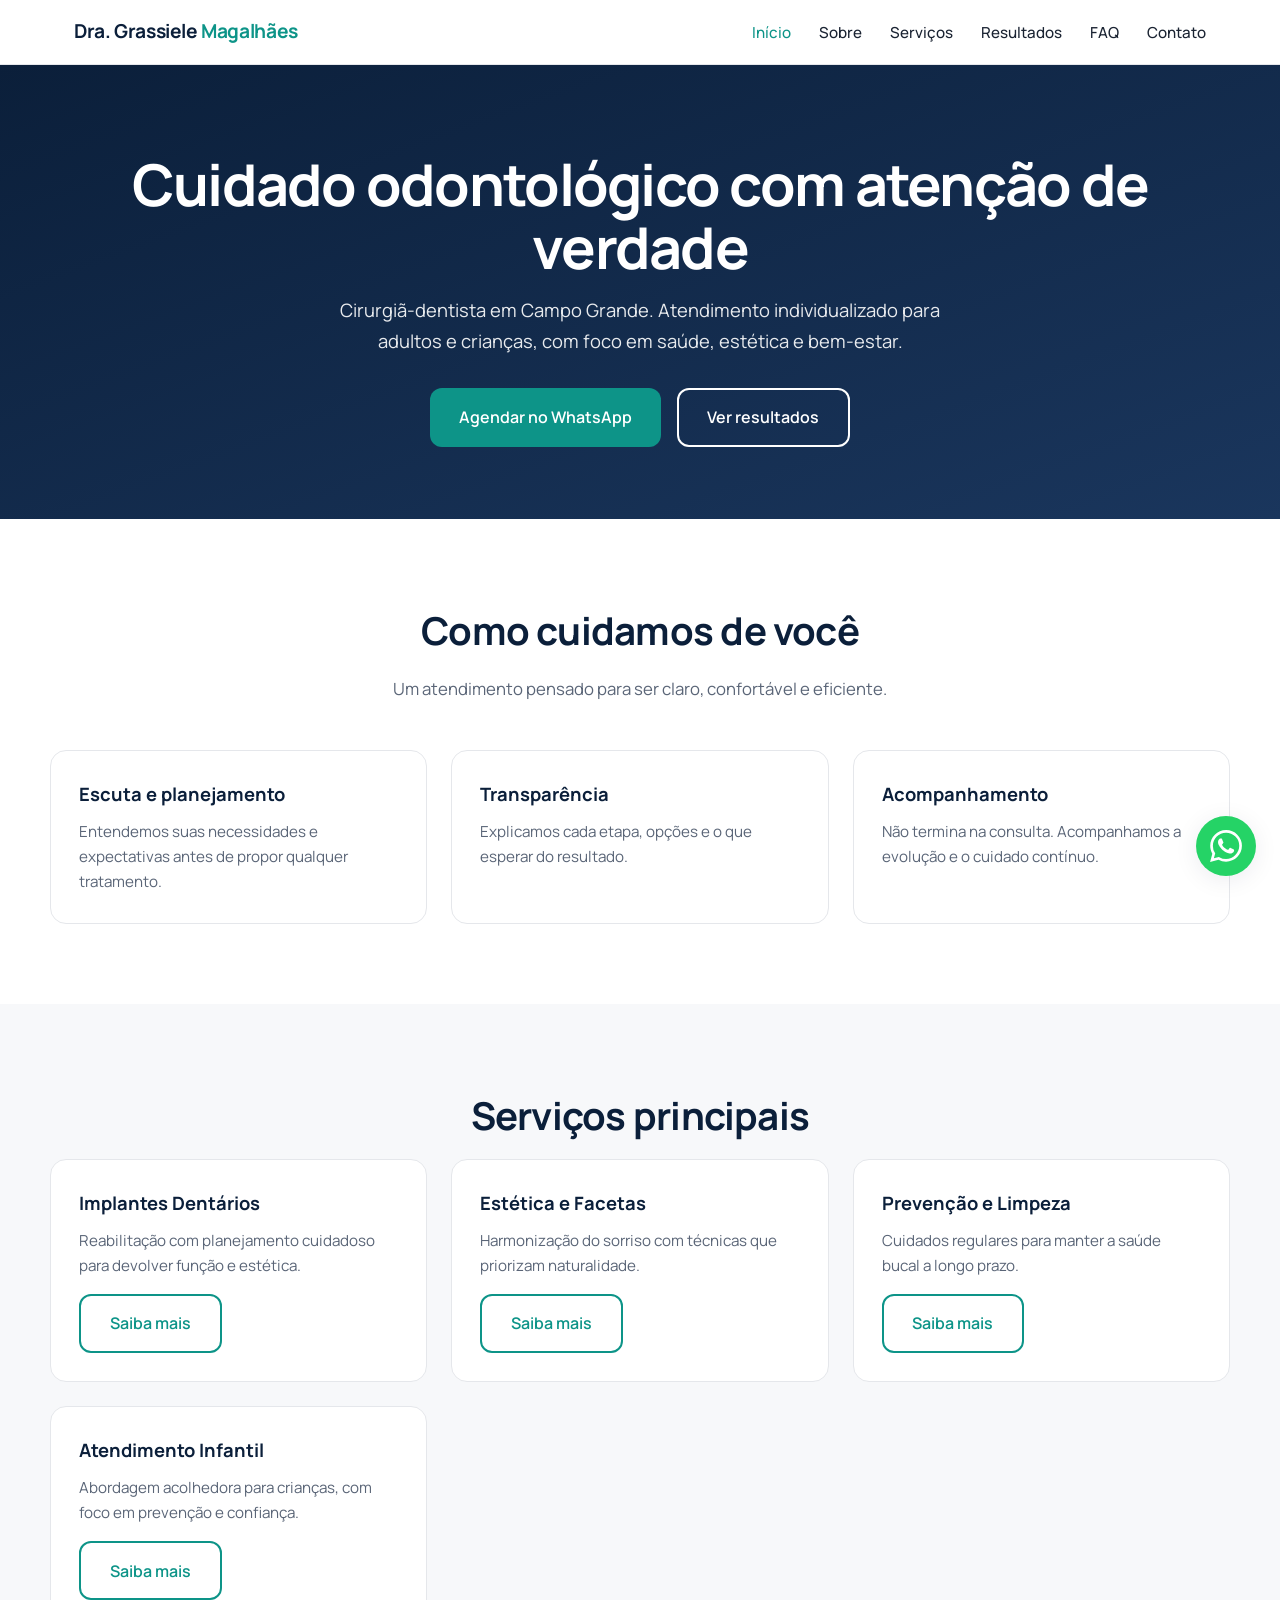
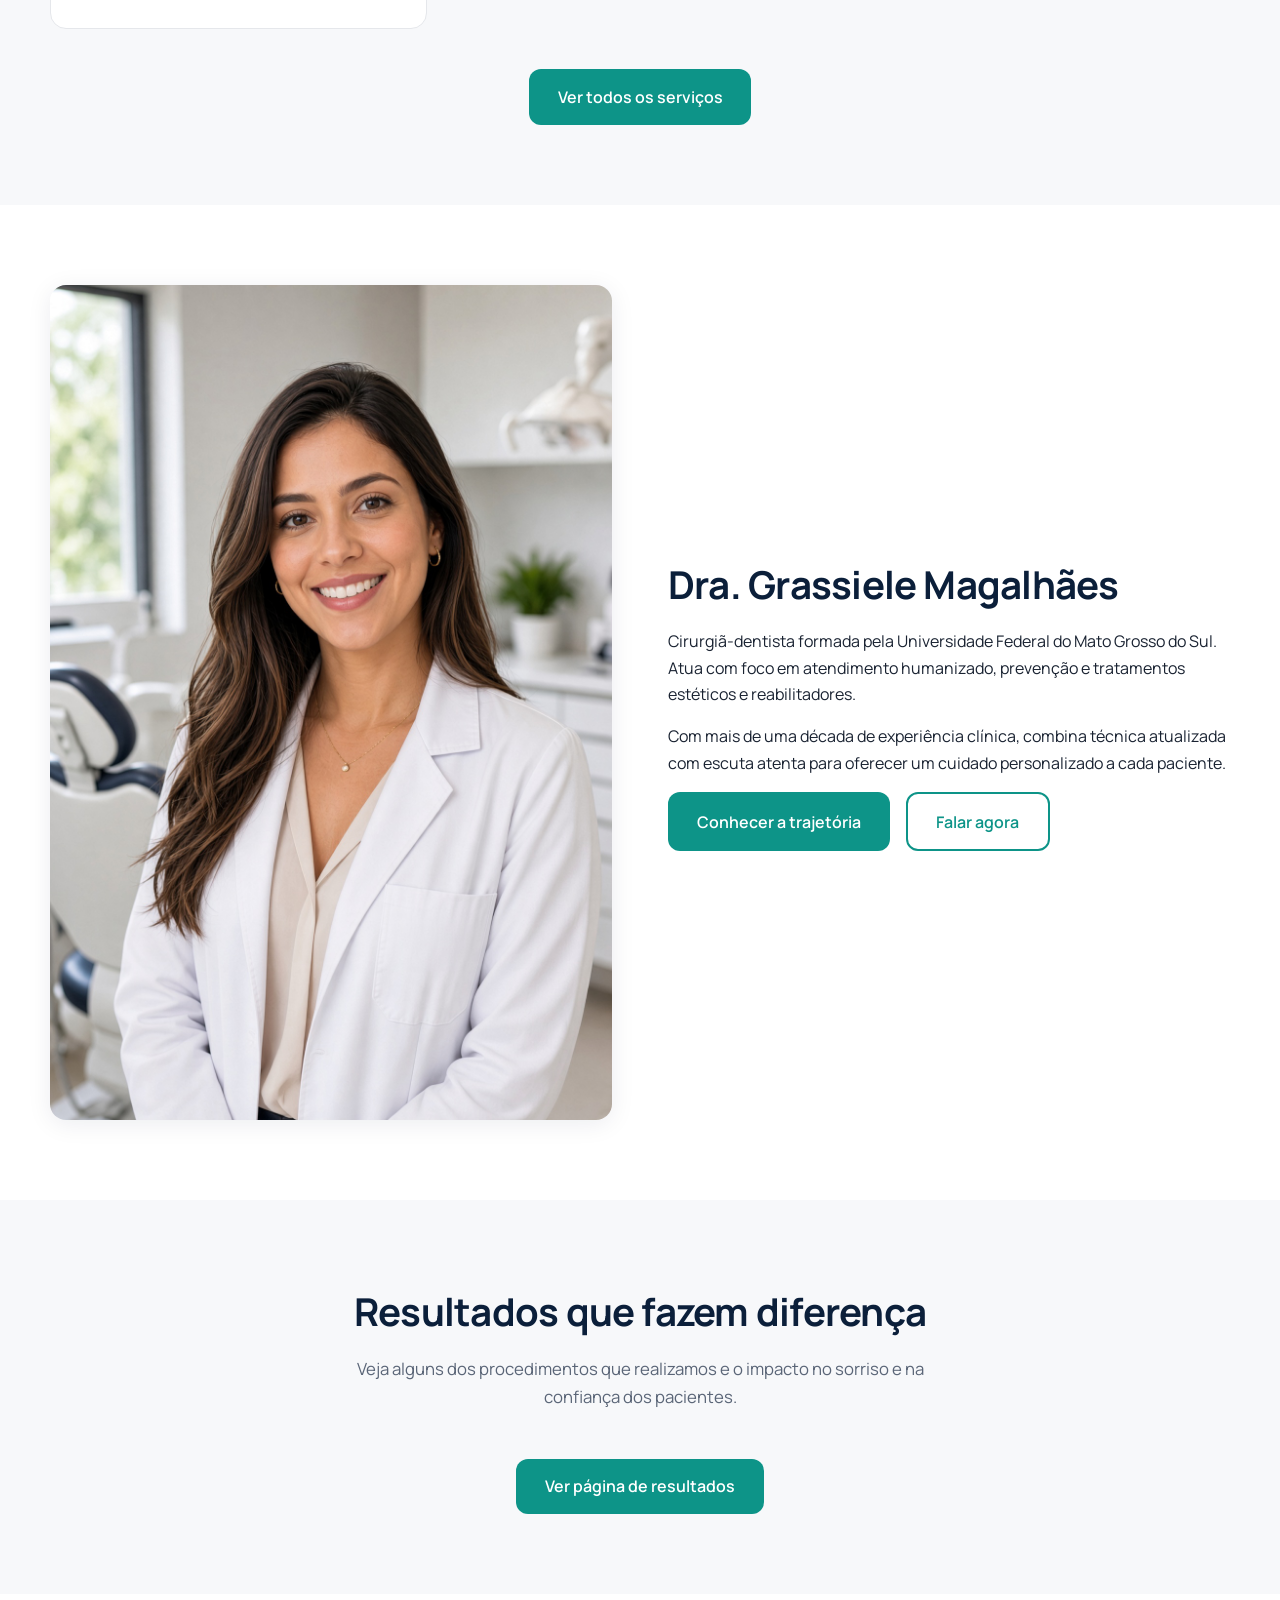
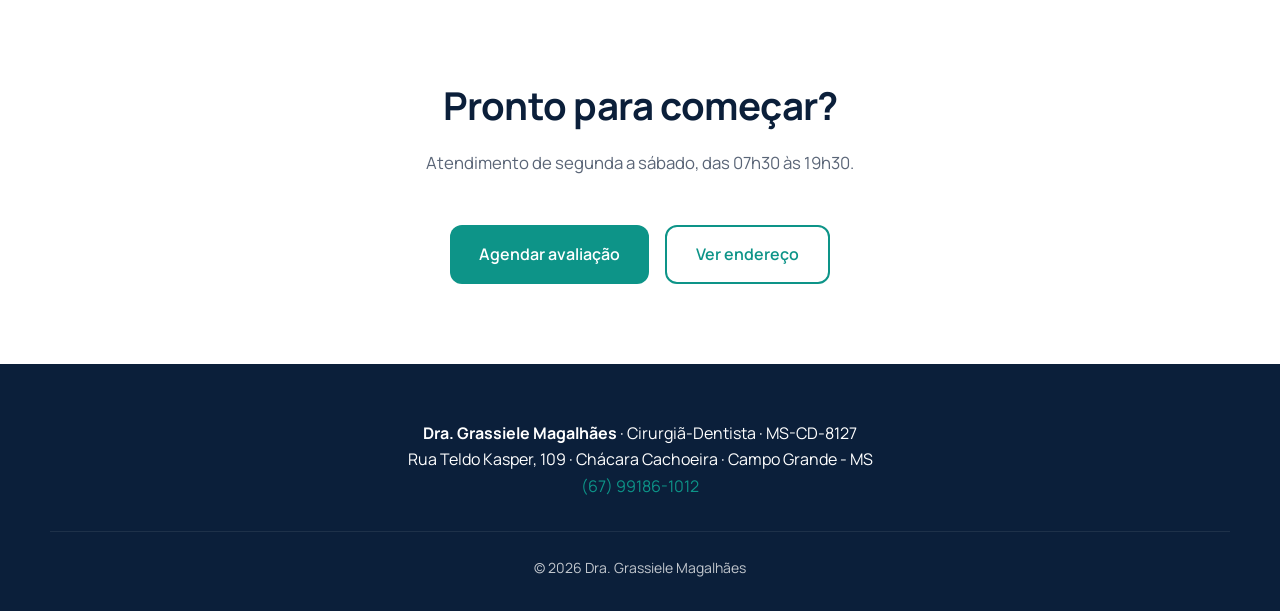
<file: index.html>
<!DOCTYPE html>
<html lang="pt-BR">
<head>
  <meta charset="UTF-8">
  <meta name="viewport" content="width=device-width, initial-scale=1.0">
  <title>Dra. Grassiele Magalhães | Dentista em Campo Grande</title>
  <meta name="description" content="Cirurgiã-dentista em Campo Grande, MS. Atendimento personalizado para adultos e crianças. Implantes, estética, prevenção e reabilitação.">
  <link rel="preconnect" href="https://fonts.googleapis.com">
  <link rel="preconnect" href="https://fonts.gstatic.com" crossorigin>
  <link href="https://fonts.googleapis.com/css2?family=Manrope:wght@400;500;600;700&display=swap" rel="stylesheet">
  <link rel="stylesheet" href="css/style.css">
</head>
<body>
  <header class="header">
    <nav class="nav">
      <a href="index.html" class="logo">Dra. Grassiele <span>Magalhães</span></a>
      <button class="nav-toggle" aria-label="Menu">☰</button>
      <ul class="nav-menu">
        <li><a href="index.html" class="active">Início</a></li>
        <li><a href="sobre.html">Sobre</a></li>
        <li><a href="servicos.html">Serviços</a></li>
        <li><a href="resultados.html">Resultados</a></li>
        <li><a href="faq.html">FAQ</a></li>
        <li><a href="contato.html">Contato</a></li>
      </ul>
    </nav>
  </header>

  <main>
    <section class="hero">
      <div class="container">
        <h1>Cuidado odontológico com atenção de verdade</h1>
        <p>Cirurgiã-dentista em Campo Grande. Atendimento individualizado para adultos e crianças, com foco em saúde, estética e bem-estar.</p>
        <div class="hero-buttons">
          <a href="https://wa.me/5567991861012?text=Olá! Gostaria de agendar uma consulta." class="btn" target="_blank" rel="noopener">Agendar no WhatsApp</a>
          <a href="resultados.html" class="btn btn-outline">Ver resultados</a>
        </div>
      </div>
    </section>

    <section class="section">
      <div class="container">
        <h2 class="section-title">Como cuidamos de você</h2>
        <p class="section-subtitle">Um atendimento pensado para ser claro, confortável e eficiente.</p>
        <div class="features-grid">
          <div class="feature-card">
            <h3>Escuta e planejamento</h3>
            <p>Entendemos suas necessidades e expectativas antes de propor qualquer tratamento.</p>
          </div>
          <div class="feature-card">
            <h3>Transparência</h3>
            <p>Explicamos cada etapa, opções e o que esperar do resultado.</p>
          </div>
          <div class="feature-card">
            <h3>Acompanhamento</h3>
            <p>Não termina na consulta. Acompanhamos a evolução e o cuidado contínuo.</p>
          </div>
        </div>
      </div>
    </section>

    <section class="section section-soft">
      <div class="container">
        <h2 class="section-title">Serviços principais</h2>
        <div class="services-grid">
          <div class="service-card">
            <h3>Implantes Dentários</h3>
            <p>Reabilitação com planejamento cuidadoso para devolver função e estética.</p>
            <a href="servicos.html" class="btn btn-secondary" style="margin-top:1rem;">Saiba mais</a>
          </div>
          <div class="service-card">
            <h3>Estética e Facetas</h3>
            <p>Harmonização do sorriso com técnicas que priorizam naturalidade.</p>
            <a href="servicos.html" class="btn btn-secondary" style="margin-top:1rem;">Saiba mais</a>
          </div>
          <div class="service-card">
            <h3>Prevenção e Limpeza</h3>
            <p>Cuidados regulares para manter a saúde bucal a longo prazo.</p>
            <a href="servicos.html" class="btn btn-secondary" style="margin-top:1rem;">Saiba mais</a>
          </div>
          <div class="service-card">
            <h3>Atendimento Infantil</h3>
            <p>Abordagem acolhedora para crianças, com foco em prevenção e confiança.</p>
            <a href="servicos.html" class="btn btn-secondary" style="margin-top:1rem;">Saiba mais</a>
          </div>
        </div>
        <div style="text-align:center; margin-top:2.5rem;">
          <a href="servicos.html" class="btn">Ver todos os serviços</a>
        </div>
      </div>
    </section>

    <section class="section">
      <div class="container">
        <div class="about-grid">
          <div class="about-image">
            <img src="images/dra-grassiele.jpg" alt="Dra. Grassiele Magalhães">
          </div>
          <div>
            <h2 class="section-title" style="text-align:left;">Dra. Grassiele Magalhães</h2>
            <p>Cirurgiã-dentista formada pela Universidade Federal do Mato Grosso do Sul. Atua com foco em atendimento humanizado, prevenção e tratamentos estéticos e reabilitadores.</p>
            <p style="margin:1rem 0;">Com mais de uma década de experiência clínica, combina técnica atualizada com escuta atenta para oferecer um cuidado personalizado a cada paciente.</p>
            <div class="hero-buttons" style="justify-content:flex-start;">
              <a href="sobre.html" class="btn">Conhecer a trajetória</a>
              <a href="https://wa.me/5567991861012" class="btn btn-secondary" target="_blank" rel="noopener">Falar agora</a>
            </div>
          </div>
        </div>
      </div>
    </section>

    <section class="section section-soft">
      <div class="container" style="text-align:center;">
        <h2 class="section-title">Resultados que fazem diferença</h2>
        <p class="section-subtitle">Veja alguns dos procedimentos que realizamos e o impacto no sorriso e na confiança dos pacientes.</p>
        <a href="resultados.html" class="btn">Ver página de resultados</a>
      </div>
    </section>

    <section class="section">
      <div class="container" style="text-align:center;">
        <h2 class="section-title">Pronto para começar?</h2>
        <p class="section-subtitle">Atendimento de segunda a sábado, das 07h30 às 19h30.</p>
        <div class="hero-buttons">
          <a href="https://wa.me/5567991861012?text=Olá! Quero agendar uma avaliação." class="btn" target="_blank" rel="noopener">Agendar avaliação</a>
          <a href="contato.html" class="btn btn-secondary">Ver endereço</a>
        </div>
      </div>
    </section>
  </main>

  <footer class="footer">
    <div class="container">
      <p><strong>Dra. Grassiele Magalhães</strong> · Cirurgiã-Dentista · MS-CD-8127</p>
      <p>Rua Teldo Kasper, 109 · Chácara Cachoeira · Campo Grande - MS</p>
      <p><a href="https://wa.me/5567991861012" target="_blank" rel="noopener">(67) 99186-1012</a></p>
      <div class="footer-bottom"><p>© 2026 Dra. Grassiele Magalhães</p></div>
    </div>
  </footer>

  <a href="https://wa.me/5567991861012" class="whatsapp-float" target="_blank" rel="noopener" aria-label="WhatsApp">
    <svg viewBox="0 0 24 24" fill="currentColor"><path d="M17.472 14.382c-.297-.149-1.758-.867-2.03-.967-.273-.099-.471-.148-.67.15-.197.297-.767.966-.94 1.164-.173.199-.347.223-.644.075-.297-.15-1.255-.463-2.39-1.475-.883-.788-1.48-1.761-1.653-2.059-.173-.297-.018-.458.13-.606.134-.133.298-.347.446-.52.149-.174.198-.298.298-.497.099-.198.05-.371-.025-.52-.075-.149-.669-1.612-.916-2.207-.242-.579-.487-.5-.669-.51-.173-.008-.371-.01-.57-.01-.198 0-.52.074-.792.372-.272.297-1.04 1.016-1.04 2.479 0 1.462 1.065 2.875 1.213 3.074.149.198 2.096 3.2 5.077 4.487.709.306 1.262.489 1.694.625.712.227 1.36.195 1.871.118.571-.085 1.758-.719 2.006-1.413.248-.694.248-1.289.173-1.413-.074-.124-.272-.198-.57-.347m-5.421 7.403h-.004a9.87 9.87 0 01-5.031-1.378l-.361-.214-3.741.982.998-3.648-.235-.374a9.86 9.86 0 01-1.51-5.26c.001-5.45 4.436-9.884 9.888-9.884 2.64 0 5.122 1.03 6.988 2.898a9.825 9.825 0 012.893 6.994c-.003 5.45-4.435 9.884-9.881 9.884m8.413-18.297A11.815 11.815 0 0012.05 0C5.495 0 .16 5.335.157 11.892c0 2.096.547 4.142 1.588 5.945L.057 24l6.305-1.654a11.882 11.882 0 005.683 1.448h.005c6.554 0 11.89-5.335 11.893-11.893a11.821 11.821 0 00-3.48-8.413z"/></svg>
  </a>
  <script src="js/script.js"></script>
</body>
</html>
</file>
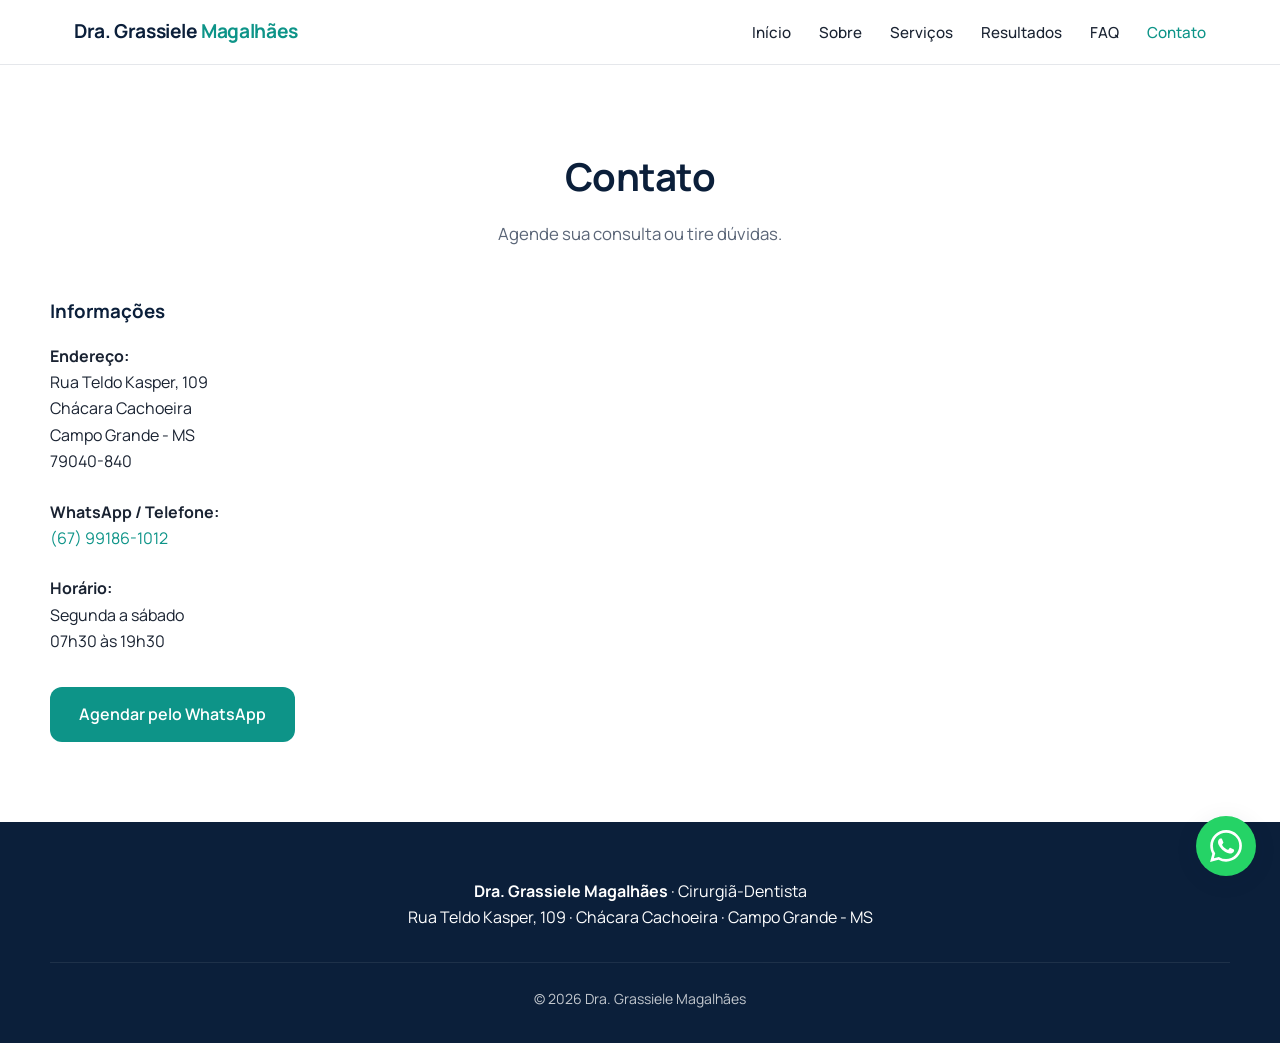
<file: contato.html>
<!DOCTYPE html>
<html lang="pt-BR">
<head>
  <meta charset="UTF-8">
  <meta name="viewport" content="width=device-width, initial-scale=1.0">
  <title>Contato | Dra. Grassiele Magalhães</title>
  <link rel="preconnect" href="https://fonts.googleapis.com">
  <link rel="preconnect" href="https://fonts.gstatic.com" crossorigin>
  <link href="https://fonts.googleapis.com/css2?family=Manrope:wght@400;500;600;700&display=swap" rel="stylesheet">
  <link rel="stylesheet" href="css/style.css">
</head>
<body>
  <header class="header">
    <nav class="nav">
      <a href="index.html" class="logo">Dra. Grassiele <span>Magalhães</span></a>
      <button class="nav-toggle" aria-label="Menu">☰</button>
      <ul class="nav-menu">
        <li><a href="index.html">Início</a></li>
        <li><a href="sobre.html">Sobre</a></li>
        <li><a href="servicos.html">Serviços</a></li>
        <li><a href="resultados.html">Resultados</a></li>
        <li><a href="faq.html">FAQ</a></li>
        <li><a href="contato.html" class="active">Contato</a></li>
      </ul>
    </nav>
  </header>

  <main>
    <section class="section">
      <div class="container">
        <h1 class="section-title">Contato</h1>
        <p class="section-subtitle">Agende sua consulta ou tire dúvidas.</p>
        <div style="display:grid; grid-template-columns:1fr 1fr; gap:3rem; margin-top:2rem;" class="about-grid">
          <div>
            <h3 style="color:var(--navy); margin-bottom:1rem;">Informações</h3>
            <p><strong>Endereço:</strong><br>Rua Teldo Kasper, 109<br>Chácara Cachoeira<br>Campo Grande - MS<br>79040-840</p>
            <p style="margin-top:1.5rem;"><strong>WhatsApp / Telefone:</strong><br><a href="https://wa.me/5567991861012" target="_blank" rel="noopener">(67) 99186-1012</a></p>
            <p style="margin-top:1.5rem;"><strong>Horário:</strong><br>Segunda a sábado<br>07h30 às 19h30</p>
            <div style="margin-top:2rem;">
              <a href="https://wa.me/5567991861012" class="btn" target="_blank" rel="noopener">Agendar pelo WhatsApp</a>
            </div>
          </div>
          <div>
            <iframe src="https://www.google.com/maps/embed?pb=!1m18!1m12!1m3!1d3736.1!2d-54.5835!3d-20.4615!2m3!1f0!2f0!3f0!3m2!1i1024!2i768!4f13.1!3m3!1m2!1s0x0%3A0x0!2zMjDCsDI3JzQxLjQiUyA1NMKwMzUnMDAuNiJX!5e0!3m2!1spt-BR!2sbr!4v1" width="100%" height="380" style="border:0; border-radius:16px;" allowfullscreen loading="lazy"></iframe>
          </div>
        </div>
      </div>
    </section>
  </main>

  <footer class="footer">
    <div class="container">
      <p><strong>Dra. Grassiele Magalhães</strong> · Cirurgiã-Dentista</p>
      <p>Rua Teldo Kasper, 109 · Chácara Cachoeira · Campo Grande - MS</p>
      <div class="footer-bottom"><p>© 2026 Dra. Grassiele Magalhães</p></div>
    </div>
  </footer>
  <a href="https://wa.me/5567991861012" class="whatsapp-float" target="_blank" rel="noopener" aria-label="WhatsApp"><svg viewBox="0 0 24 24" fill="currentColor"><path d="M17.472 14.382c-.297-.149-1.758-.867-2.03-.967-.273-.099-.471-.148-.67.15-.197.297-.767.966-.94 1.164-.173.199-.347.223-.644.075-.297-.15-1.255-.463-2.39-1.475-.883-.788-1.48-1.761-1.653-2.059-.173-.297-.018-.458.13-.606.134-.133.298-.347.446-.52.149-.174.198-.298.298-.497.099-.198.05-.371-.025-.52-.075-.149-.669-1.612-.916-2.207-.242-.579-.487-.5-.669-.51-.173-.008-.371-.01-.57-.01-.198 0-.52.074-.792.372-.272.297-1.04 1.016-1.04 2.479 0 1.462 1.065 2.875 1.213 3.074.149.198 2.096 3.2 5.077 4.487.709.306 1.262.489 1.694.625.712.227 1.36.195 1.871.118.571-.085 1.758-.719 2.006-1.413.248-.694.248-1.289.173-1.413-.074-.124-.272-.198-.57-.347m-5.421 7.403h-.004a9.87 9.87 0 01-5.031-1.378l-.361-.214-3.741.982.998-3.648-.235-.374a9.86 9.86 0 01-1.51-5.26c.001-5.45 4.436-9.884 9.888-9.884 2.64 0 5.122 1.03 6.988 2.898a9.825 9.825 0 012.893 6.994c-.003 5.45-4.435 9.884-9.881 9.884m8.413-18.297A11.815 11.815 0 0012.05 0C5.495 0 .16 5.335.157 11.892c0 2.096.547 4.142 1.588 5.945L.057 24l6.305-1.654a11.882 11.882 0 005.683 1.448h.005c6.554 0 11.89-5.335 11.893-11.893a11.821 11.821 0 00-3.48-8.413z"/></svg></a>
  <script src="js/script.js"></script>
</body>
</html>
</file>
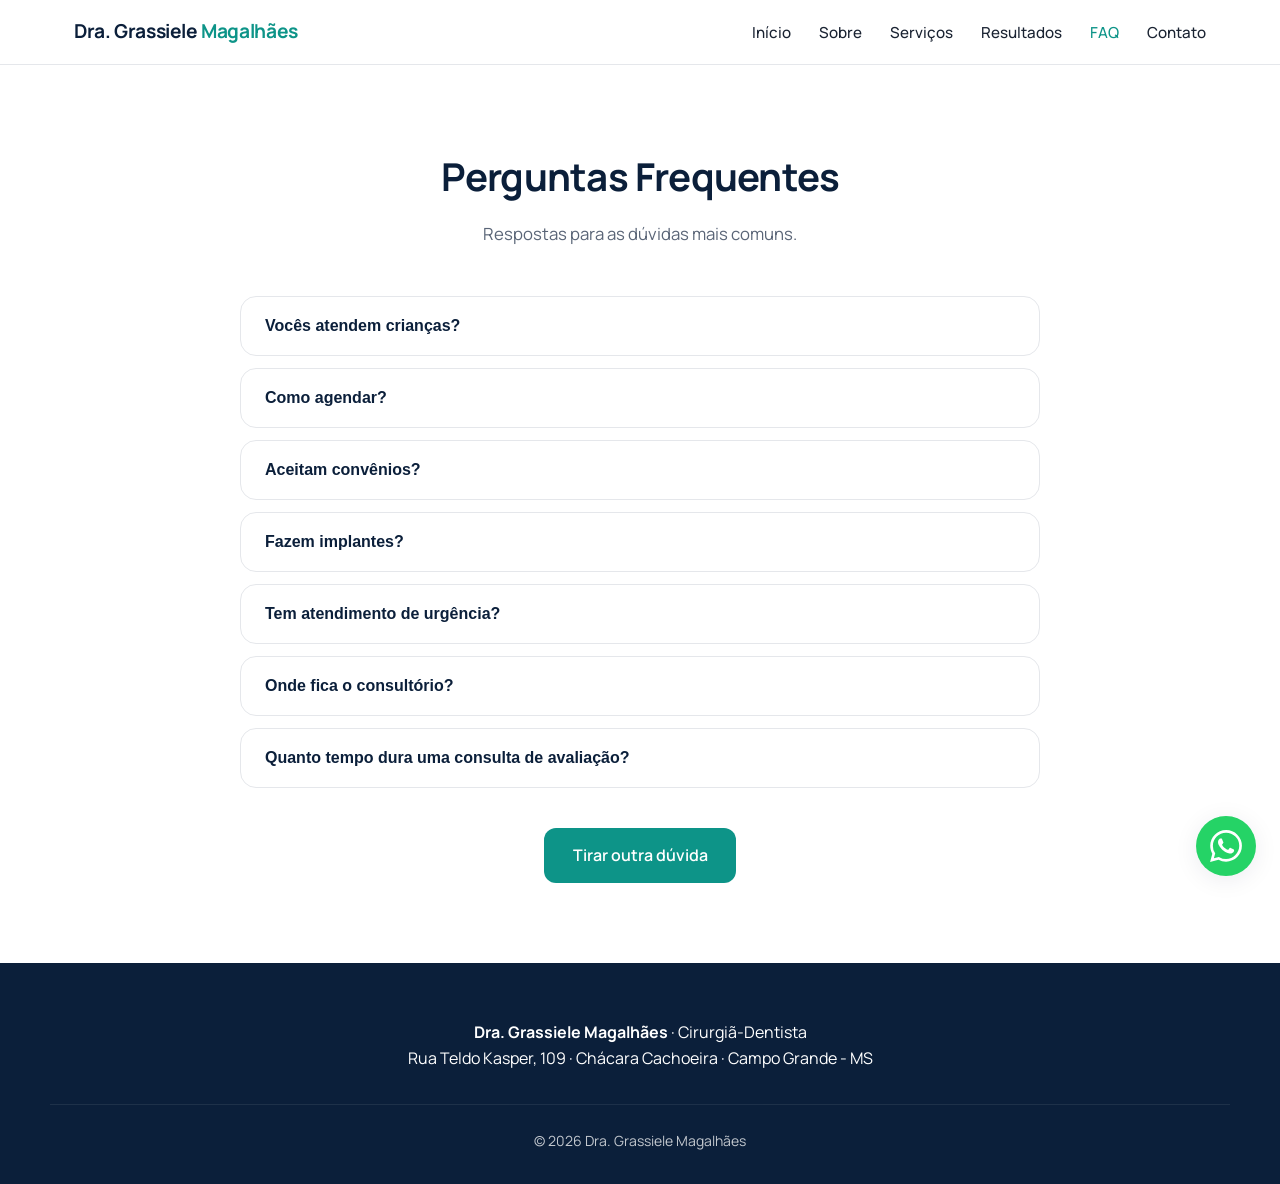
<file: faq.html>
<!DOCTYPE html>
<html lang="pt-BR">
<head>
  <meta charset="UTF-8">
  <meta name="viewport" content="width=device-width, initial-scale=1.0">
  <title>FAQ | Dra. Grassiele Magalhães</title>
  <link rel="preconnect" href="https://fonts.googleapis.com">
  <link rel="preconnect" href="https://fonts.gstatic.com" crossorigin>
  <link href="https://fonts.googleapis.com/css2?family=Manrope:wght@400;500;600;700&display=swap" rel="stylesheet">
  <link rel="stylesheet" href="css/style.css">
</head>
<body>
  <header class="header">
    <nav class="nav">
      <a href="index.html" class="logo">Dra. Grassiele <span>Magalhães</span></a>
      <button class="nav-toggle" aria-label="Menu">☰</button>
      <ul class="nav-menu">
        <li><a href="index.html">Início</a></li>
        <li><a href="sobre.html">Sobre</a></li>
        <li><a href="servicos.html">Serviços</a></li>
        <li><a href="resultados.html">Resultados</a></li>
        <li><a href="faq.html" class="active">FAQ</a></li>
        <li><a href="contato.html">Contato</a></li>
      </ul>
    </nav>
  </header>

  <main>
    <section class="section">
      <div class="container" style="max-width:800px;">
        <h1 class="section-title">Perguntas Frequentes</h1>
        <p class="section-subtitle">Respostas para as dúvidas mais comuns.</p>

        <div class="faq-item"><button class="faq-question">Vocês atendem crianças?</button><div class="faq-answer">Sim. Oferecemos atendimento odontopediátrico com abordagem acolhedora, tanto para prevenção quanto para tratamentos.</div></div>
        <div class="faq-item"><button class="faq-question">Como agendar?</button><div class="faq-answer">O jeito mais rápido é pelo WhatsApp (67) 99186-1012. Também é possível ligar no mesmo número. Atendemos de segunda a sábado, das 07h30 às 19h30.</div></div>
        <div class="faq-item"><button class="faq-question">Aceitam convênios?</button><div class="faq-answer">No momento o atendimento é particular. Aceitamos dinheiro, cartão, PIX e transferência.</div></div>
        <div class="faq-item"><button class="faq-question">Fazem implantes?</button><div class="faq-answer">Sim. Realizamos planejamento e colocação de implantes, além de próteses sobre implantes.</div></div>
        <div class="faq-item"><button class="faq-question">Tem atendimento de urgência?</button><div class="faq-answer">Sim. Atendemos urgências odontológicas. Entre em contato pelo WhatsApp o mais rápido possível para avaliarmos o horário disponível.</div></div>
        <div class="faq-item"><button class="faq-question">Onde fica o consultório?</button><div class="faq-answer">Rua Teldo Kasper, 109 - Chácara Cachoeira, Campo Grande - MS.</div></div>
        <div class="faq-item"><button class="faq-question">Quanto tempo dura uma consulta de avaliação?</button><div class="faq-answer">Geralmente entre 40 e 60 minutos, dependendo da complexidade do caso e das dúvidas do paciente.</div></div>

        <div style="text-align:center; margin-top:2.5rem;">
          <a href="https://wa.me/5567991861012" class="btn" target="_blank" rel="noopener">Tirar outra dúvida</a>
        </div>
      </div>
    </section>
  </main>

  <footer class="footer">
    <div class="container">
      <p><strong>Dra. Grassiele Magalhães</strong> · Cirurgiã-Dentista</p>
      <p>Rua Teldo Kasper, 109 · Chácara Cachoeira · Campo Grande - MS</p>
      <div class="footer-bottom"><p>© 2026 Dra. Grassiele Magalhães</p></div>
    </div>
  </footer>
  <a href="https://wa.me/5567991861012" class="whatsapp-float" target="_blank" rel="noopener" aria-label="WhatsApp"><svg viewBox="0 0 24 24" fill="currentColor"><path d="M17.472 14.382c-.297-.149-1.758-.867-2.03-.967-.273-.099-.471-.148-.67.15-.197.297-.767.966-.94 1.164-.173.199-.347.223-.644.075-.297-.15-1.255-.463-2.39-1.475-.883-.788-1.48-1.761-1.653-2.059-.173-.297-.018-.458.13-.606.134-.133.298-.347.446-.52.149-.174.198-.298.298-.497.099-.198.05-.371-.025-.52-.075-.149-.669-1.612-.916-2.207-.242-.579-.487-.5-.669-.51-.173-.008-.371-.01-.57-.01-.198 0-.52.074-.792.372-.272.297-1.04 1.016-1.04 2.479 0 1.462 1.065 2.875 1.213 3.074.149.198 2.096 3.2 5.077 4.487.709.306 1.262.489 1.694.625.712.227 1.36.195 1.871.118.571-.085 1.758-.719 2.006-1.413.248-.694.248-1.289.173-1.413-.074-.124-.272-.198-.57-.347m-5.421 7.403h-.004a9.87 9.87 0 01-5.031-1.378l-.361-.214-3.741.982.998-3.648-.235-.374a9.86 9.86 0 01-1.51-5.26c.001-5.45 4.436-9.884 9.888-9.884 2.64 0 5.122 1.03 6.988 2.898a9.825 9.825 0 012.893 6.994c-.003 5.45-4.435 9.884-9.881 9.884m8.413-18.297A11.815 11.815 0 0012.05 0C5.495 0 .16 5.335.157 11.892c0 2.096.547 4.142 1.588 5.945L.057 24l6.305-1.654a11.882 11.882 0 005.683 1.448h.005c6.554 0 11.89-5.335 11.893-11.893a11.821 11.821 0 00-3.48-8.413z"/></svg></a>
  <script src="js/script.js"></script>
</body>
</html>
</file>
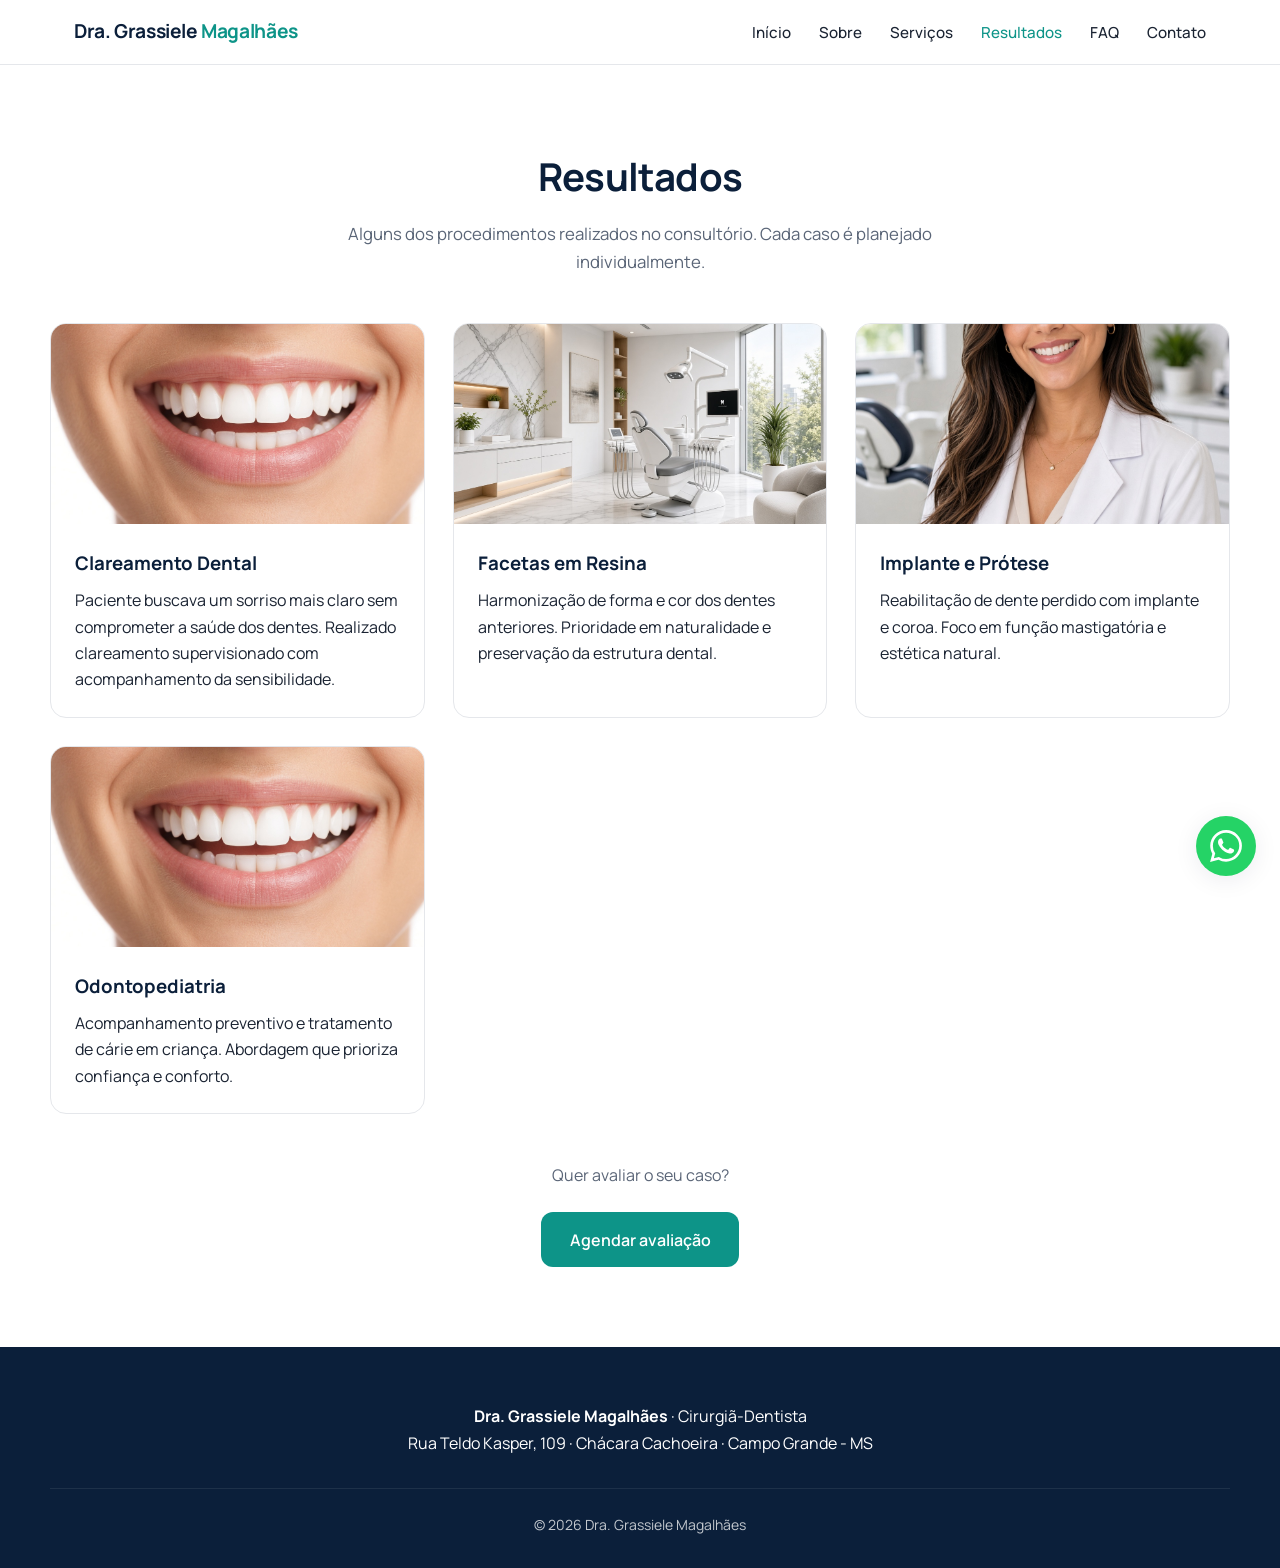
<file: resultados.html>
<!DOCTYPE html>
<html lang="pt-BR">
<head>
  <meta charset="UTF-8">
  <meta name="viewport" content="width=device-width, initial-scale=1.0">
  <title>Resultados | Dra. Grassiele Magalhães</title>
  <link rel="preconnect" href="https://fonts.googleapis.com">
  <link rel="preconnect" href="https://fonts.gstatic.com" crossorigin>
  <link href="https://fonts.googleapis.com/css2?family=Manrope:wght@400;500;600;700&display=swap" rel="stylesheet">
  <link rel="stylesheet" href="css/style.css">
</head>
<body>
  <header class="header">
    <nav class="nav">
      <a href="index.html" class="logo">Dra. Grassiele <span>Magalhães</span></a>
      <button class="nav-toggle" aria-label="Menu">☰</button>
      <ul class="nav-menu">
        <li><a href="index.html">Início</a></li>
        <li><a href="sobre.html">Sobre</a></li>
        <li><a href="servicos.html">Serviços</a></li>
        <li><a href="resultados.html" class="active">Resultados</a></li>
        <li><a href="faq.html">FAQ</a></li>
        <li><a href="contato.html">Contato</a></li>
      </ul>
    </nav>
  </header>

  <main>
    <section class="section">
      <div class="container">
        <h1 class="section-title">Resultados</h1>
        <p class="section-subtitle">Alguns dos procedimentos realizados no consultório. Cada caso é planejado individualmente.</p>

        <div class="results-grid">
          <div class="result-card">
            <img src="images/sorriso.jpg" alt="Clareamento dental">
            <div class="content">
              <h3>Clareamento Dental</h3>
              <p>Paciente buscava um sorriso mais claro sem comprometer a saúde dos dentes. Realizado clareamento supervisionado com acompanhamento da sensibilidade.</p>
            </div>
          </div>
          <div class="result-card">
            <img src="images/clinica.jpg" alt="Consultório">
            <div class="content">
              <h3>Facetas em Resina</h3>
              <p>Harmonização de forma e cor dos dentes anteriores. Prioridade em naturalidade e preservação da estrutura dental.</p>
            </div>
          </div>
          <div class="result-card">
            <img src="images/dra-grassiele.jpg" alt="Atendimento">
            <div class="content">
              <h3>Implante e Prótese</h3>
              <p>Reabilitação de dente perdido com implante e coroa. Foco em função mastigatória e estética natural.</p>
            </div>
          </div>
          <div class="result-card">
            <img src="images/sorriso.jpg" alt="Odontopediatria">
            <div class="content">
              <h3>Odontopediatria</h3>
              <p>Acompanhamento preventivo e tratamento de cárie em criança. Abordagem que prioriza confiança e conforto.</p>
            </div>
          </div>
        </div>

        <div style="text-align:center; margin-top:3rem;">
          <p style="margin-bottom:1.5rem; color:var(--text-muted);">Quer avaliar o seu caso?</p>
          <a href="https://wa.me/5567991861012?text=Olá! Gostaria de agendar uma avaliação." class="btn" target="_blank" rel="noopener">Agendar avaliação</a>
        </div>
      </div>
    </section>
  </main>

  <footer class="footer">
    <div class="container">
      <p><strong>Dra. Grassiele Magalhães</strong> · Cirurgiã-Dentista</p>
      <p>Rua Teldo Kasper, 109 · Chácara Cachoeira · Campo Grande - MS</p>
      <div class="footer-bottom"><p>© 2026 Dra. Grassiele Magalhães</p></div>
    </div>
  </footer>
  <a href="https://wa.me/5567991861012" class="whatsapp-float" target="_blank" rel="noopener" aria-label="WhatsApp"><svg viewBox="0 0 24 24" fill="currentColor"><path d="M17.472 14.382c-.297-.149-1.758-.867-2.03-.967-.273-.099-.471-.148-.67.15-.197.297-.767.966-.94 1.164-.173.199-.347.223-.644.075-.297-.15-1.255-.463-2.39-1.475-.883-.788-1.48-1.761-1.653-2.059-.173-.297-.018-.458.13-.606.134-.133.298-.347.446-.52.149-.174.198-.298.298-.497.099-.198.05-.371-.025-.52-.075-.149-.669-1.612-.916-2.207-.242-.579-.487-.5-.669-.51-.173-.008-.371-.01-.57-.01-.198 0-.52.074-.792.372-.272.297-1.04 1.016-1.04 2.479 0 1.462 1.065 2.875 1.213 3.074.149.198 2.096 3.2 5.077 4.487.709.306 1.262.489 1.694.625.712.227 1.36.195 1.871.118.571-.085 1.758-.719 2.006-1.413.248-.694.248-1.289.173-1.413-.074-.124-.272-.198-.57-.347m-5.421 7.403h-.004a9.87 9.87 0 01-5.031-1.378l-.361-.214-3.741.982.998-3.648-.235-.374a9.86 9.86 0 01-1.51-5.26c.001-5.45 4.436-9.884 9.888-9.884 2.64 0 5.122 1.03 6.988 2.898a9.825 9.825 0 012.893 6.994c-.003 5.45-4.435 9.884-9.881 9.884m8.413-18.297A11.815 11.815 0 0012.05 0C5.495 0 .16 5.335.157 11.892c0 2.096.547 4.142 1.588 5.945L.057 24l6.305-1.654a11.882 11.882 0 005.683 1.448h.005c6.554 0 11.89-5.335 11.893-11.893a11.821 11.821 0 00-3.48-8.413z"/></svg></a>
  <script src="js/script.js"></script>
</body>
</html>
</file>
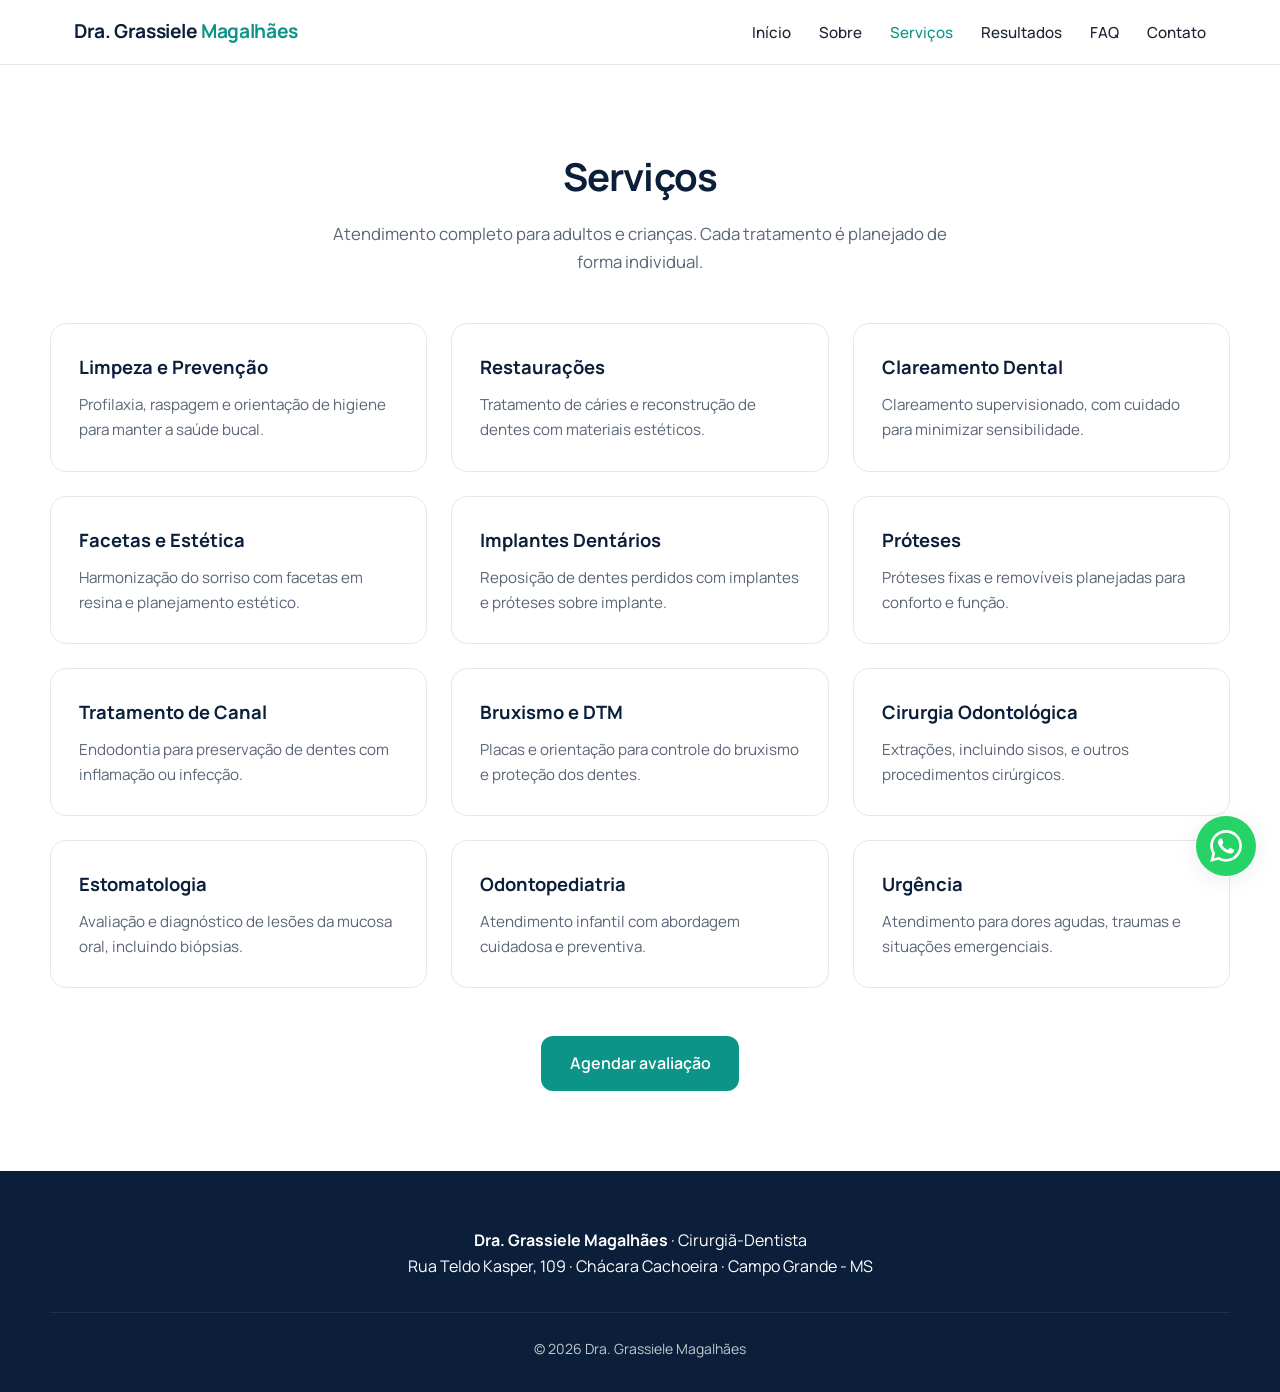
<file: servicos.html>
<!DOCTYPE html>
<html lang="pt-BR">
<head>
  <meta charset="UTF-8">
  <meta name="viewport" content="width=device-width, initial-scale=1.0">
  <title>Serviços | Dra. Grassiele Magalhães</title>
  <link rel="preconnect" href="https://fonts.googleapis.com">
  <link rel="preconnect" href="https://fonts.gstatic.com" crossorigin>
  <link href="https://fonts.googleapis.com/css2?family=Manrope:wght@400;500;600;700&display=swap" rel="stylesheet">
  <link rel="stylesheet" href="css/style.css">
</head>
<body>
  <header class="header">
    <nav class="nav">
      <a href="index.html" class="logo">Dra. Grassiele <span>Magalhães</span></a>
      <button class="nav-toggle" aria-label="Menu">☰</button>
      <ul class="nav-menu">
        <li><a href="index.html">Início</a></li>
        <li><a href="sobre.html">Sobre</a></li>
        <li><a href="servicos.html" class="active">Serviços</a></li>
        <li><a href="resultados.html">Resultados</a></li>
        <li><a href="faq.html">FAQ</a></li>
        <li><a href="contato.html">Contato</a></li>
      </ul>
    </nav>
  </header>

  <main>
    <section class="section">
      <div class="container">
        <h1 class="section-title">Serviços</h1>
        <p class="section-subtitle">Atendimento completo para adultos e crianças. Cada tratamento é planejado de forma individual.</p>
        <div class="services-grid">
          <div class="service-card"><h3>Limpeza e Prevenção</h3><p>Profilaxia, raspagem e orientação de higiene para manter a saúde bucal.</p></div>
          <div class="service-card"><h3>Restaurações</h3><p>Tratamento de cáries e reconstrução de dentes com materiais estéticos.</p></div>
          <div class="service-card"><h3>Clareamento Dental</h3><p>Clareamento supervisionado, com cuidado para minimizar sensibilidade.</p></div>
          <div class="service-card"><h3>Facetas e Estética</h3><p>Harmonização do sorriso com facetas em resina e planejamento estético.</p></div>
          <div class="service-card"><h3>Implantes Dentários</h3><p>Reposição de dentes perdidos com implantes e próteses sobre implante.</p></div>
          <div class="service-card"><h3>Próteses</h3><p>Próteses fixas e removíveis planejadas para conforto e função.</p></div>
          <div class="service-card"><h3>Tratamento de Canal</h3><p>Endodontia para preservação de dentes com inflamação ou infecção.</p></div>
          <div class="service-card"><h3>Bruxismo e DTM</h3><p>Placas e orientação para controle do bruxismo e proteção dos dentes.</p></div>
          <div class="service-card"><h3>Cirurgia Odontológica</h3><p>Extrações, incluindo sisos, e outros procedimentos cirúrgicos.</p></div>
          <div class="service-card"><h3>Estomatologia</h3><p>Avaliação e diagnóstico de lesões da mucosa oral, incluindo biópsias.</p></div>
          <div class="service-card"><h3>Odontopediatria</h3><p>Atendimento infantil com abordagem cuidadosa e preventiva.</p></div>
          <div class="service-card"><h3>Urgência</h3><p>Atendimento para dores agudas, traumas e situações emergenciais.</p></div>
        </div>
        <div style="text-align:center; margin-top:3rem;">
          <a href="https://wa.me/5567991861012" class="btn" target="_blank" rel="noopener">Agendar avaliação</a>
        </div>
      </div>
    </section>
  </main>

  <footer class="footer">
    <div class="container">
      <p><strong>Dra. Grassiele Magalhães</strong> · Cirurgiã-Dentista</p>
      <p>Rua Teldo Kasper, 109 · Chácara Cachoeira · Campo Grande - MS</p>
      <div class="footer-bottom"><p>© 2026 Dra. Grassiele Magalhães</p></div>
    </div>
  </footer>
  <a href="https://wa.me/5567991861012" class="whatsapp-float" target="_blank" rel="noopener" aria-label="WhatsApp"><svg viewBox="0 0 24 24" fill="currentColor"><path d="M17.472 14.382c-.297-.149-1.758-.867-2.03-.967-.273-.099-.471-.148-.67.15-.197.297-.767.966-.94 1.164-.173.199-.347.223-.644.075-.297-.15-1.255-.463-2.39-1.475-.883-.788-1.48-1.761-1.653-2.059-.173-.297-.018-.458.13-.606.134-.133.298-.347.446-.52.149-.174.198-.298.298-.497.099-.198.05-.371-.025-.52-.075-.149-.669-1.612-.916-2.207-.242-.579-.487-.5-.669-.51-.173-.008-.371-.01-.57-.01-.198 0-.52.074-.792.372-.272.297-1.04 1.016-1.04 2.479 0 1.462 1.065 2.875 1.213 3.074.149.198 2.096 3.2 5.077 4.487.709.306 1.262.489 1.694.625.712.227 1.36.195 1.871.118.571-.085 1.758-.719 2.006-1.413.248-.694.248-1.289.173-1.413-.074-.124-.272-.198-.57-.347m-5.421 7.403h-.004a9.87 9.87 0 01-5.031-1.378l-.361-.214-3.741.982.998-3.648-.235-.374a9.86 9.86 0 01-1.51-5.26c.001-5.45 4.436-9.884 9.888-9.884 2.64 0 5.122 1.03 6.988 2.898a9.825 9.825 0 012.893 6.994c-.003 5.45-4.435 9.884-9.881 9.884m8.413-18.297A11.815 11.815 0 0012.05 0C5.495 0 .16 5.335.157 11.892c0 2.096.547 4.142 1.588 5.945L.057 24l6.305-1.654a11.882 11.882 0 005.683 1.448h.005c6.554 0 11.89-5.335 11.893-11.893a11.821 11.821 0 00-3.48-8.413z"/></svg></a>
  <script src="js/script.js"></script>
</body>
</html>
</file>
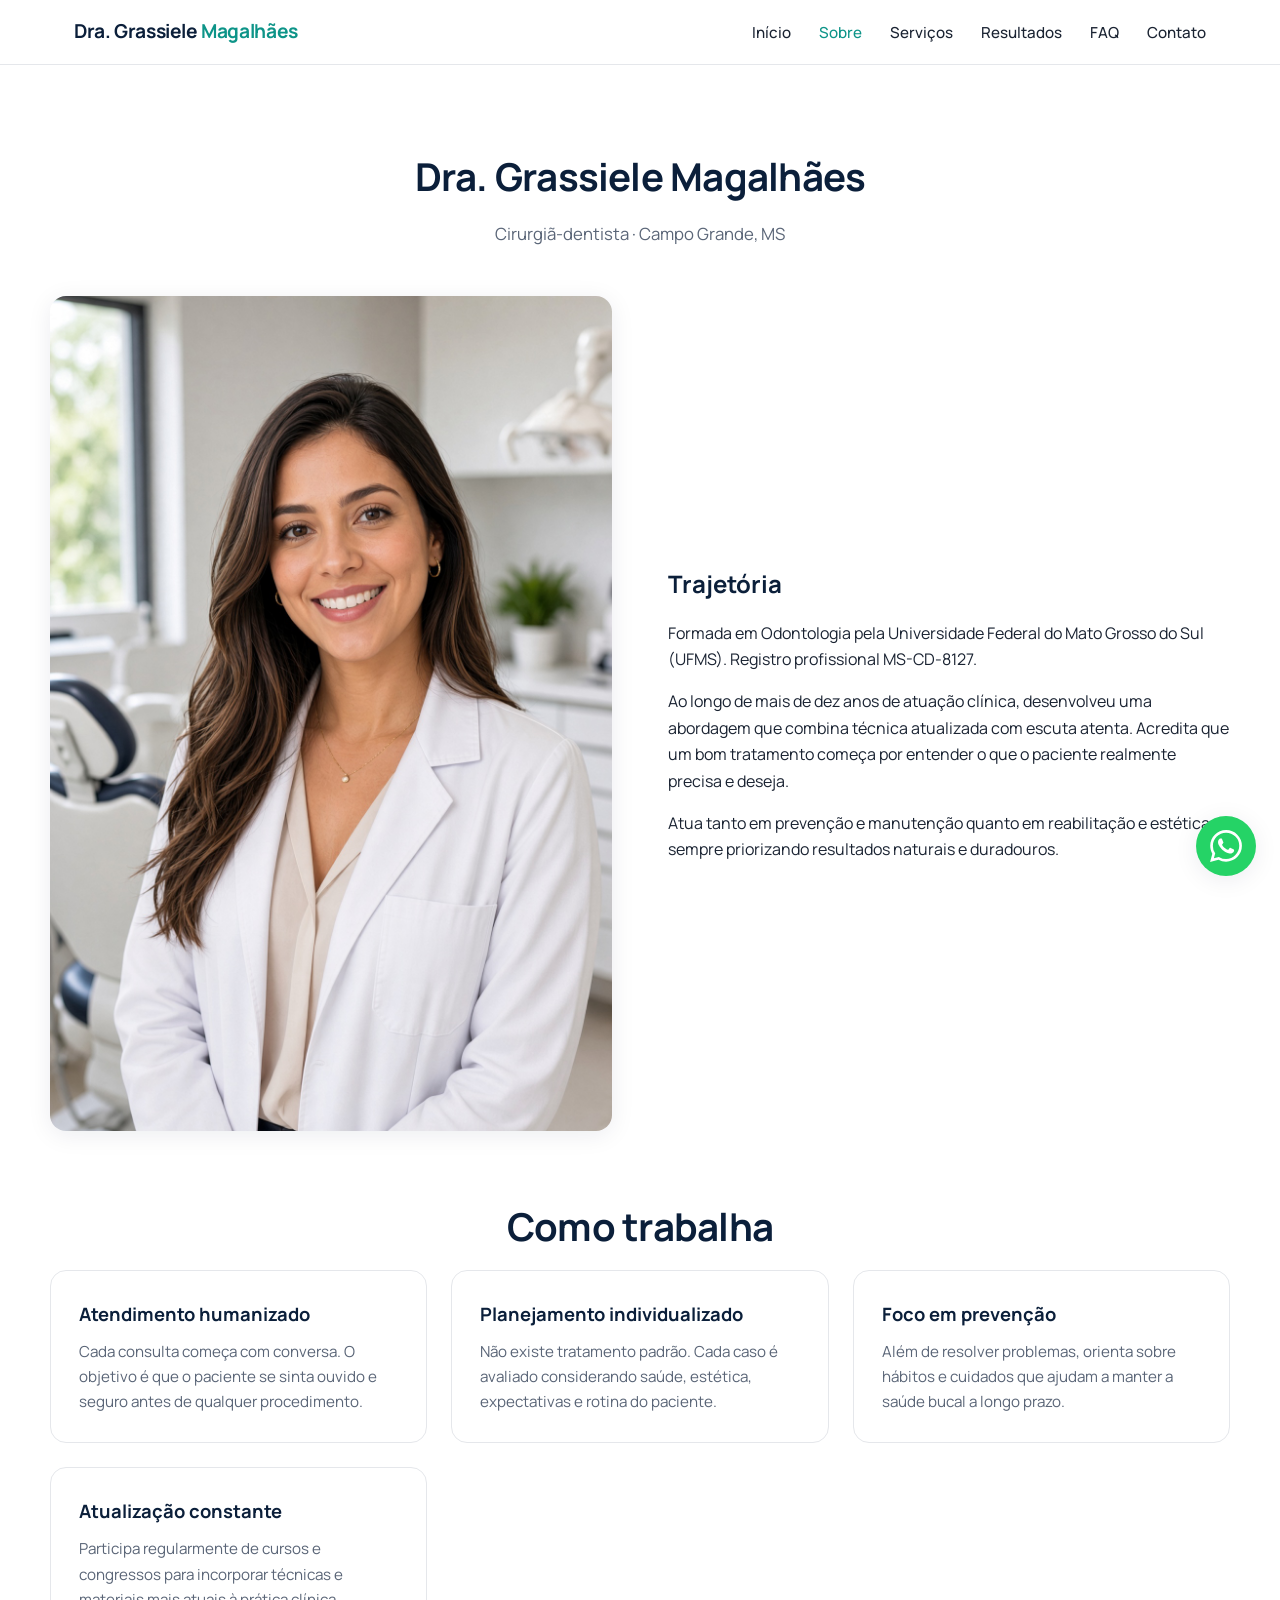
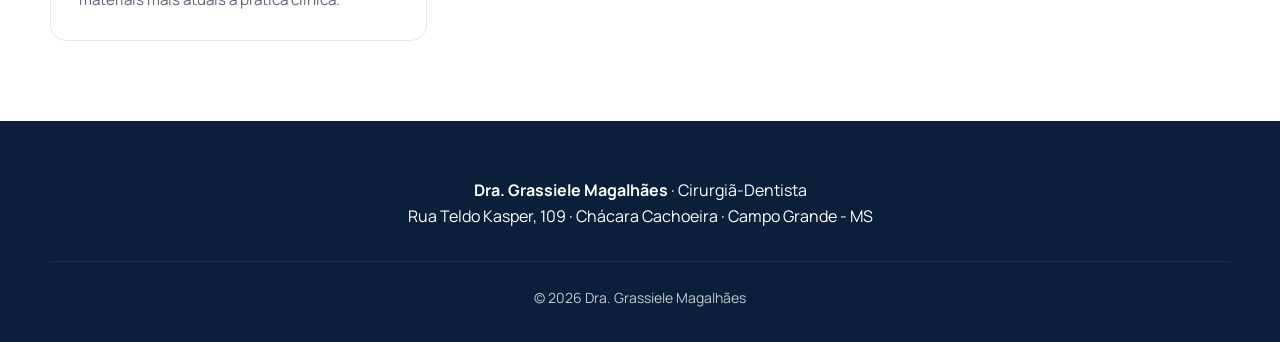
<file: sobre.html>
<!DOCTYPE html>
<html lang="pt-BR">
<head>
  <meta charset="UTF-8">
  <meta name="viewport" content="width=device-width, initial-scale=1.0">
  <title>Sobre | Dra. Grassiele Magalhães</title>
  <link rel="preconnect" href="https://fonts.googleapis.com">
  <link rel="preconnect" href="https://fonts.gstatic.com" crossorigin>
  <link href="https://fonts.googleapis.com/css2?family=Manrope:wght@400;500;600;700&display=swap" rel="stylesheet">
  <link rel="stylesheet" href="css/style.css">
</head>
<body>
  <header class="header">
    <nav class="nav">
      <a href="index.html" class="logo">Dra. Grassiele <span>Magalhães</span></a>
      <button class="nav-toggle" aria-label="Menu">☰</button>
      <ul class="nav-menu">
        <li><a href="index.html">Início</a></li>
        <li><a href="sobre.html" class="active">Sobre</a></li>
        <li><a href="servicos.html">Serviços</a></li>
        <li><a href="resultados.html">Resultados</a></li>
        <li><a href="faq.html">FAQ</a></li>
        <li><a href="contato.html">Contato</a></li>
      </ul>
    </nav>
  </header>

  <main>
    <section class="section">
      <div class="container">
        <h1 class="section-title">Dra. Grassiele Magalhães</h1>
        <p class="section-subtitle">Cirurgiã-dentista · Campo Grande, MS</p>

        <div class="about-grid" style="margin-top:3rem;">
          <div class="about-image">
            <img src="images/dra-grassiele.jpg" alt="Dra. Grassiele Magalhães">
          </div>
          <div>
            <h2 style="color:var(--navy); margin-bottom:1rem;">Trajetória</h2>
            <p>Formada em Odontologia pela Universidade Federal do Mato Grosso do Sul (UFMS). Registro profissional MS-CD-8127.</p>
            <p style="margin:1rem 0;">Ao longo de mais de dez anos de atuação clínica, desenvolveu uma abordagem que combina técnica atualizada com escuta atenta. Acredita que um bom tratamento começa por entender o que o paciente realmente precisa e deseja.</p>
            <p>Atua tanto em prevenção e manutenção quanto em reabilitação e estética, sempre priorizando resultados naturais e duradouros.</p>
          </div>
        </div>

        <div style="margin-top:4rem;">
          <h2 class="section-title">Como trabalha</h2>
          <div class="features-grid">
            <div class="feature-card">
              <h3>Atendimento humanizado</h3>
              <p>Cada consulta começa com conversa. O objetivo é que o paciente se sinta ouvido e seguro antes de qualquer procedimento.</p>
            </div>
            <div class="feature-card">
              <h3>Planejamento individualizado</h3>
              <p>Não existe tratamento padrão. Cada caso é avaliado considerando saúde, estética, expectativas e rotina do paciente.</p>
            </div>
            <div class="feature-card">
              <h3>Foco em prevenção</h3>
              <p>Além de resolver problemas, orienta sobre hábitos e cuidados que ajudam a manter a saúde bucal a longo prazo.</p>
            </div>
            <div class="feature-card">
              <h3>Atualização constante</h3>
              <p>Participa regularmente de cursos e congressos para incorporar técnicas e materiais mais atuais à prática clínica.</p>
            </div>
          </div>
        </div>
      </div>
    </section>
  </main>

  <footer class="footer">
    <div class="container">
      <p><strong>Dra. Grassiele Magalhães</strong> · Cirurgiã-Dentista</p>
      <p>Rua Teldo Kasper, 109 · Chácara Cachoeira · Campo Grande - MS</p>
      <div class="footer-bottom"><p>© 2026 Dra. Grassiele Magalhães</p></div>
    </div>
  </footer>
  <a href="https://wa.me/5567991861012" class="whatsapp-float" target="_blank" rel="noopener" aria-label="WhatsApp"><svg viewBox="0 0 24 24" fill="currentColor"><path d="M17.472 14.382c-.297-.149-1.758-.867-2.03-.967-.273-.099-.471-.148-.67.15-.197.297-.767.966-.94 1.164-.173.199-.347.223-.644.075-.297-.15-1.255-.463-2.39-1.475-.883-.788-1.48-1.761-1.653-2.059-.173-.297-.018-.458.13-.606.134-.133.298-.347.446-.52.149-.174.198-.298.298-.497.099-.198.05-.371-.025-.52-.075-.149-.669-1.612-.916-2.207-.242-.579-.487-.5-.669-.51-.173-.008-.371-.01-.57-.01-.198 0-.52.074-.792.372-.272.297-1.04 1.016-1.04 2.479 0 1.462 1.065 2.875 1.213 3.074.149.198 2.096 3.2 5.077 4.487.709.306 1.262.489 1.694.625.712.227 1.36.195 1.871.118.571-.085 1.758-.719 2.006-1.413.248-.694.248-1.289.173-1.413-.074-.124-.272-.198-.57-.347m-5.421 7.403h-.004a9.87 9.87 0 01-5.031-1.378l-.361-.214-3.741.982.998-3.648-.235-.374a9.86 9.86 0 01-1.51-5.26c.001-5.45 4.436-9.884 9.888-9.884 2.64 0 5.122 1.03 6.988 2.898a9.825 9.825 0 012.893 6.994c-.003 5.45-4.435 9.884-9.881 9.884m8.413-18.297A11.815 11.815 0 0012.05 0C5.495 0 .16 5.335.157 11.892c0 2.096.547 4.142 1.588 5.945L.057 24l6.305-1.654a11.882 11.882 0 005.683 1.448h.005c6.554 0 11.89-5.335 11.893-11.893a11.821 11.821 0 00-3.48-8.413z"/></svg></a>
  <script src="js/script.js"></script>
</body>
</html>
</file>
<file: css/style.css>
:root {
  --navy: #0B1F3A;
  --navy-soft: #123456;
  --teal: #0D9488;
  --teal-hover: #0F766E;
  --gold: #C9A227;
  --bg: #FFFFFF;
  --bg-soft: #F7F8FA;
  --text: #1A2332;
  --text-muted: #5A6577;
  --border: #E5E7EB;
  --font: 'Manrope', system-ui, -apple-system, sans-serif;
  --radius: 16px;
  --shadow: 0 4px 24px rgba(11, 31, 58, 0.08);
  --shadow-hover: 0 12px 32px rgba(11, 31, 58, 0.12);
  --transition: 0.25s cubic-bezier(0.4, 0, 0.2, 1);
}

* { margin: 0; padding: 0; box-sizing: border-box; }
html { scroll-behavior: smooth; }
body { font-family: var(--font); color: var(--text); background: var(--bg); line-height: 1.65; font-size: 16px; }
img { max-width: 100%; display: block; }
a { color: var(--teal); text-decoration: none; transition: color var(--transition); }
a:hover { color: var(--teal-hover); }

.header {
  position: sticky; top: 0; z-index: 100;
  background: rgba(255,255,255,0.92);
  backdrop-filter: blur(12px);
  border-bottom: 1px solid var(--border);
}
.nav {
  max-width: 1180px; margin: 0 auto; padding: 1rem 1.5rem;
  display: flex; justify-content: space-between; align-items: center;
}
.logo { font-weight: 700; font-size: 1.2rem; color: var(--navy); letter-spacing: -0.02em; }
.logo span { color: var(--teal); }
.nav-menu { display: flex; list-style: none; gap: 1.75rem; }
.nav-menu a { color: var(--text); font-weight: 500; font-size: 0.95rem; }
.nav-menu a:hover, .nav-menu a.active { color: var(--teal); }
.nav-toggle { display: none; background: none; border: none; font-size: 1.5rem; cursor: pointer; color: var(--navy); }

.hero {
  background: linear-gradient(160deg, var(--navy) 0%, #1A365D 100%);
  color: white; padding: 5.5rem 1.5rem 4.5rem; text-align: center;
}
.hero h1 { font-size: clamp(2.2rem, 5vw, 3.6rem); font-weight: 700; line-height: 1.1; letter-spacing: -0.03em; margin-bottom: 1rem; }
.hero p { font-size: 1.15rem; opacity: 0.9; max-width: 620px; margin: 0 auto 2rem; }
.hero-buttons { display: flex; gap: 1rem; justify-content: center; flex-wrap: wrap; }

.btn {
  display: inline-flex; align-items: center; gap: 0.5rem;
  background: var(--teal); color: white; padding: 0.9rem 1.8rem;
  border-radius: 12px; font-weight: 600; transition: all var(--transition);
  border: none; cursor: pointer; text-decoration: none;
}
.btn:hover { background: var(--teal-hover); transform: translateY(-2px); color: white; }
.btn-outline { background: transparent; border: 2px solid white; color: white; }
.btn-outline:hover { background: white; color: var(--navy); }
.btn-secondary { background: transparent; border: 2px solid var(--teal); color: var(--teal); }
.btn-secondary:hover { background: var(--teal); color: white; }

.section { padding: 5rem 1.5rem; }
.section-soft { background: var(--bg-soft); }
.container { max-width: 1180px; margin: 0 auto; }
.section-title { font-size: clamp(1.8rem, 4vw, 2.4rem); font-weight: 700; color: var(--navy); text-align: center; margin-bottom: 0.75rem; letter-spacing: -0.02em; }
.section-subtitle { text-align: center; color: var(--text-muted); max-width: 640px; margin: 0 auto 3rem; font-size: 1.05rem; }

.services-grid, .features-grid { display: grid; grid-template-columns: repeat(auto-fit, minmax(280px, 1fr)); gap: 1.5rem; }
.service-card, .feature-card {
  background: white; padding: 1.75rem; border-radius: var(--radius);
  border: 1px solid var(--border); transition: all var(--transition);
}
.service-card:hover, .feature-card:hover { transform: translateY(-6px); box-shadow: var(--shadow-hover); border-color: var(--teal); }
.service-card h3, .feature-card h3 { color: var(--navy); margin-bottom: 0.6rem; font-size: 1.15rem; }
.service-card p, .feature-card p { color: var(--text-muted); font-size: 0.95rem; }

.about-grid { display: grid; grid-template-columns: 1fr 1fr; gap: 3.5rem; align-items: center; }
.about-image { border-radius: var(--radius); overflow: hidden; box-shadow: var(--shadow); }
.about-image img { width: 100%; height: 100%; object-fit: cover; }

.results-grid { display: grid; grid-template-columns: repeat(auto-fit, minmax(300px, 1fr)); gap: 1.75rem; }
.result-card { background: white; border-radius: var(--radius); overflow: hidden; border: 1px solid var(--border); }
.result-card img { width: 100%; height: 200px; object-fit: cover; }
.result-card .content { padding: 1.5rem; }
.result-card h3 { color: var(--navy); margin-bottom: 0.5rem; }

.gallery-grid { display: grid; grid-template-columns: repeat(auto-fit, minmax(280px, 1fr)); gap: 1.25rem; }
.gallery-item { border-radius: var(--radius); overflow: hidden; box-shadow: var(--shadow); transition: transform var(--transition); }
.gallery-item:hover { transform: scale(1.03); }
.gallery-item img { width: 100%; height: 240px; object-fit: cover; }

.faq-item { background: white; border: 1px solid var(--border); border-radius: var(--radius); margin-bottom: 0.75rem; overflow: hidden; }
.faq-question { width: 100%; text-align: left; padding: 1.25rem 1.5rem; background: none; border: none; font-weight: 600; color: var(--navy); cursor: pointer; font-size: 1rem; }
.faq-answer { padding: 0 1.5rem 1.25rem; color: var(--text-muted); display: none; }
.faq-item.active .faq-answer { display: block; }

.footer { background: var(--navy); color: white; padding: 3.5rem 1.5rem 2rem; text-align: center; }
.footer a { color: var(--teal); }
.footer-bottom { margin-top: 2rem; padding-top: 1.5rem; border-top: 1px solid rgba(255,255,255,0.1); font-size: 0.875rem; opacity: 0.75; }

.whatsapp-float {
  position: fixed; bottom: 1.5rem; right: 1.5rem; z-index: 999;
  background: #25D366; color: white; width: 60px; height: 60px; border-radius: 50%;
  display: flex; align-items: center; justify-content: center; box-shadow: var(--shadow);
  transition: transform var(--transition); text-decoration: none;
}
.whatsapp-float:hover { transform: scale(1.1); color: white; }
.whatsapp-float svg { width: 32px; height: 32px; }

@media (max-width: 768px) {
  .nav-menu { display: none; position: absolute; top: 100%; left: 0; right: 0; background: white; flex-direction: column; padding: 1rem; border-bottom: 1px solid var(--border); gap: 1rem; }
  .nav-menu.active { display: flex; }
  .nav-toggle { display: block; }
  .about-grid { grid-template-columns: 1fr; }
  .hero { padding: 4rem 1rem; }
}
</file>
